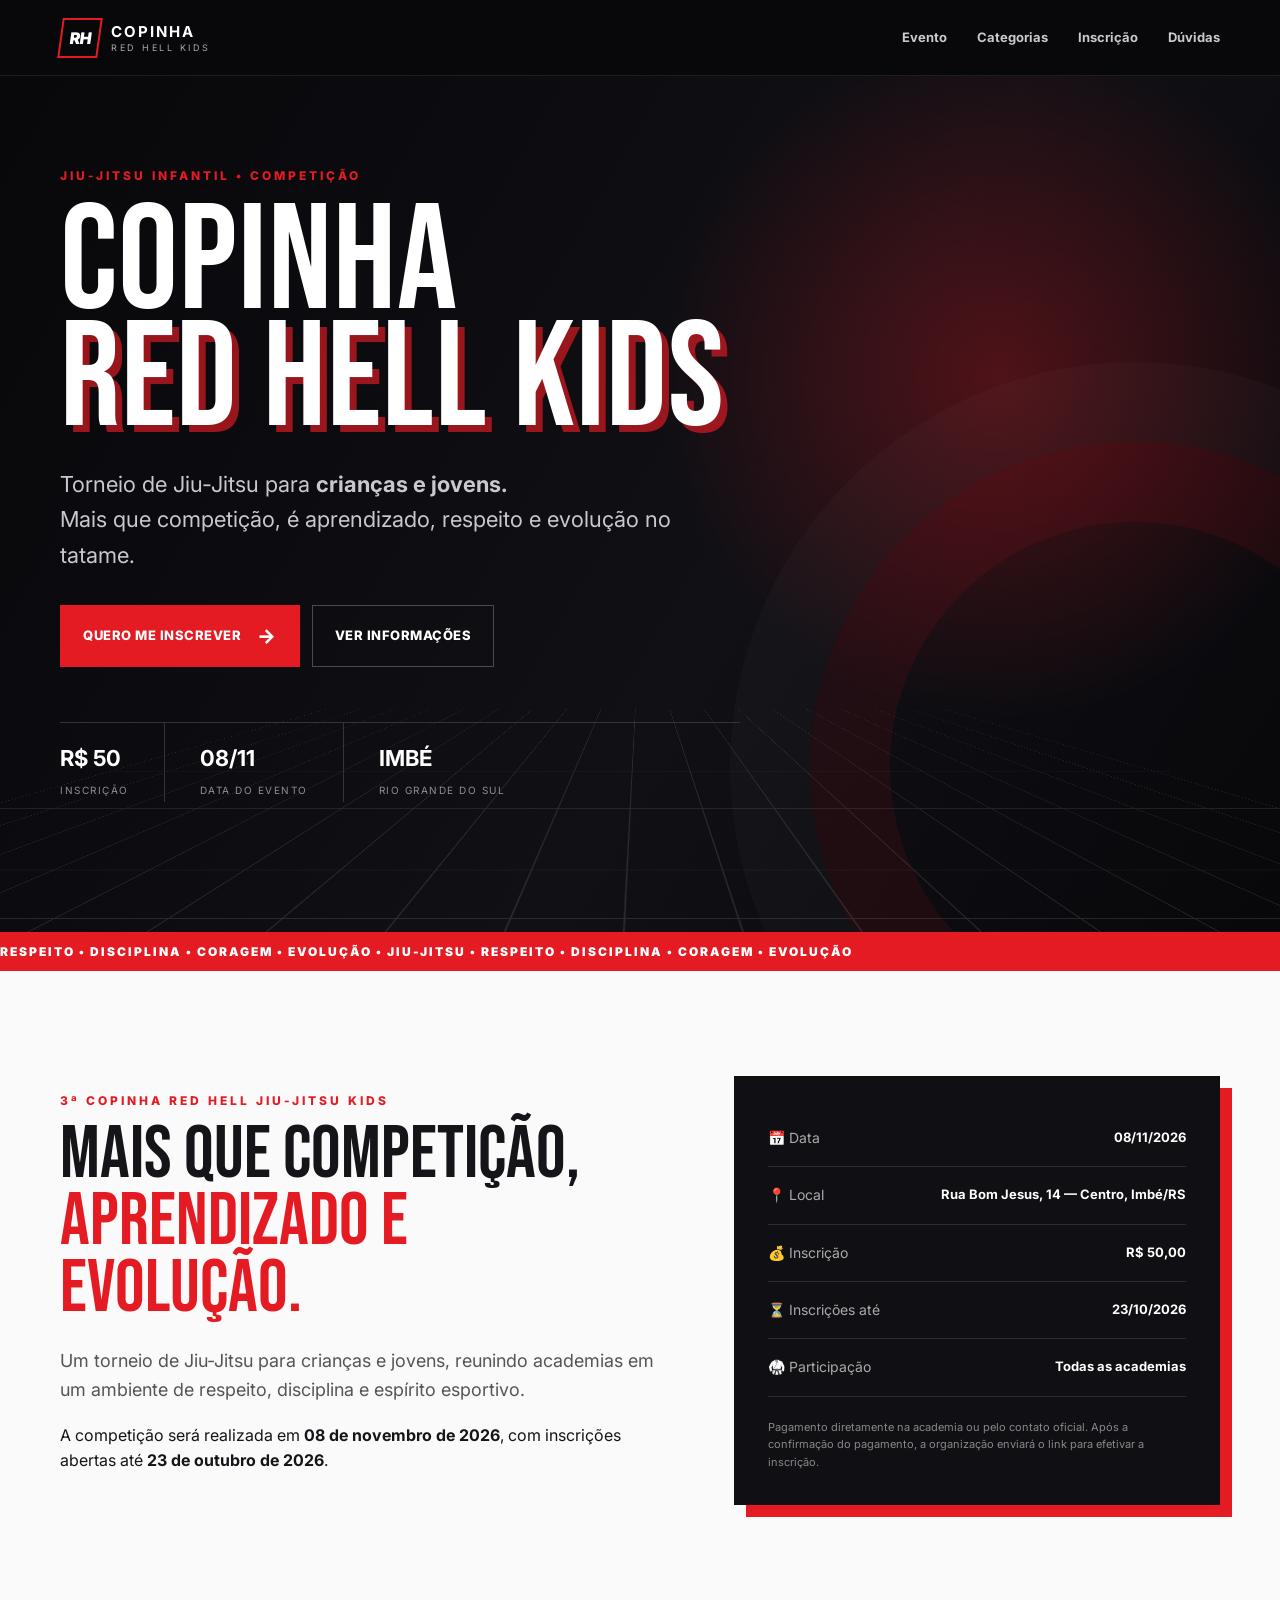
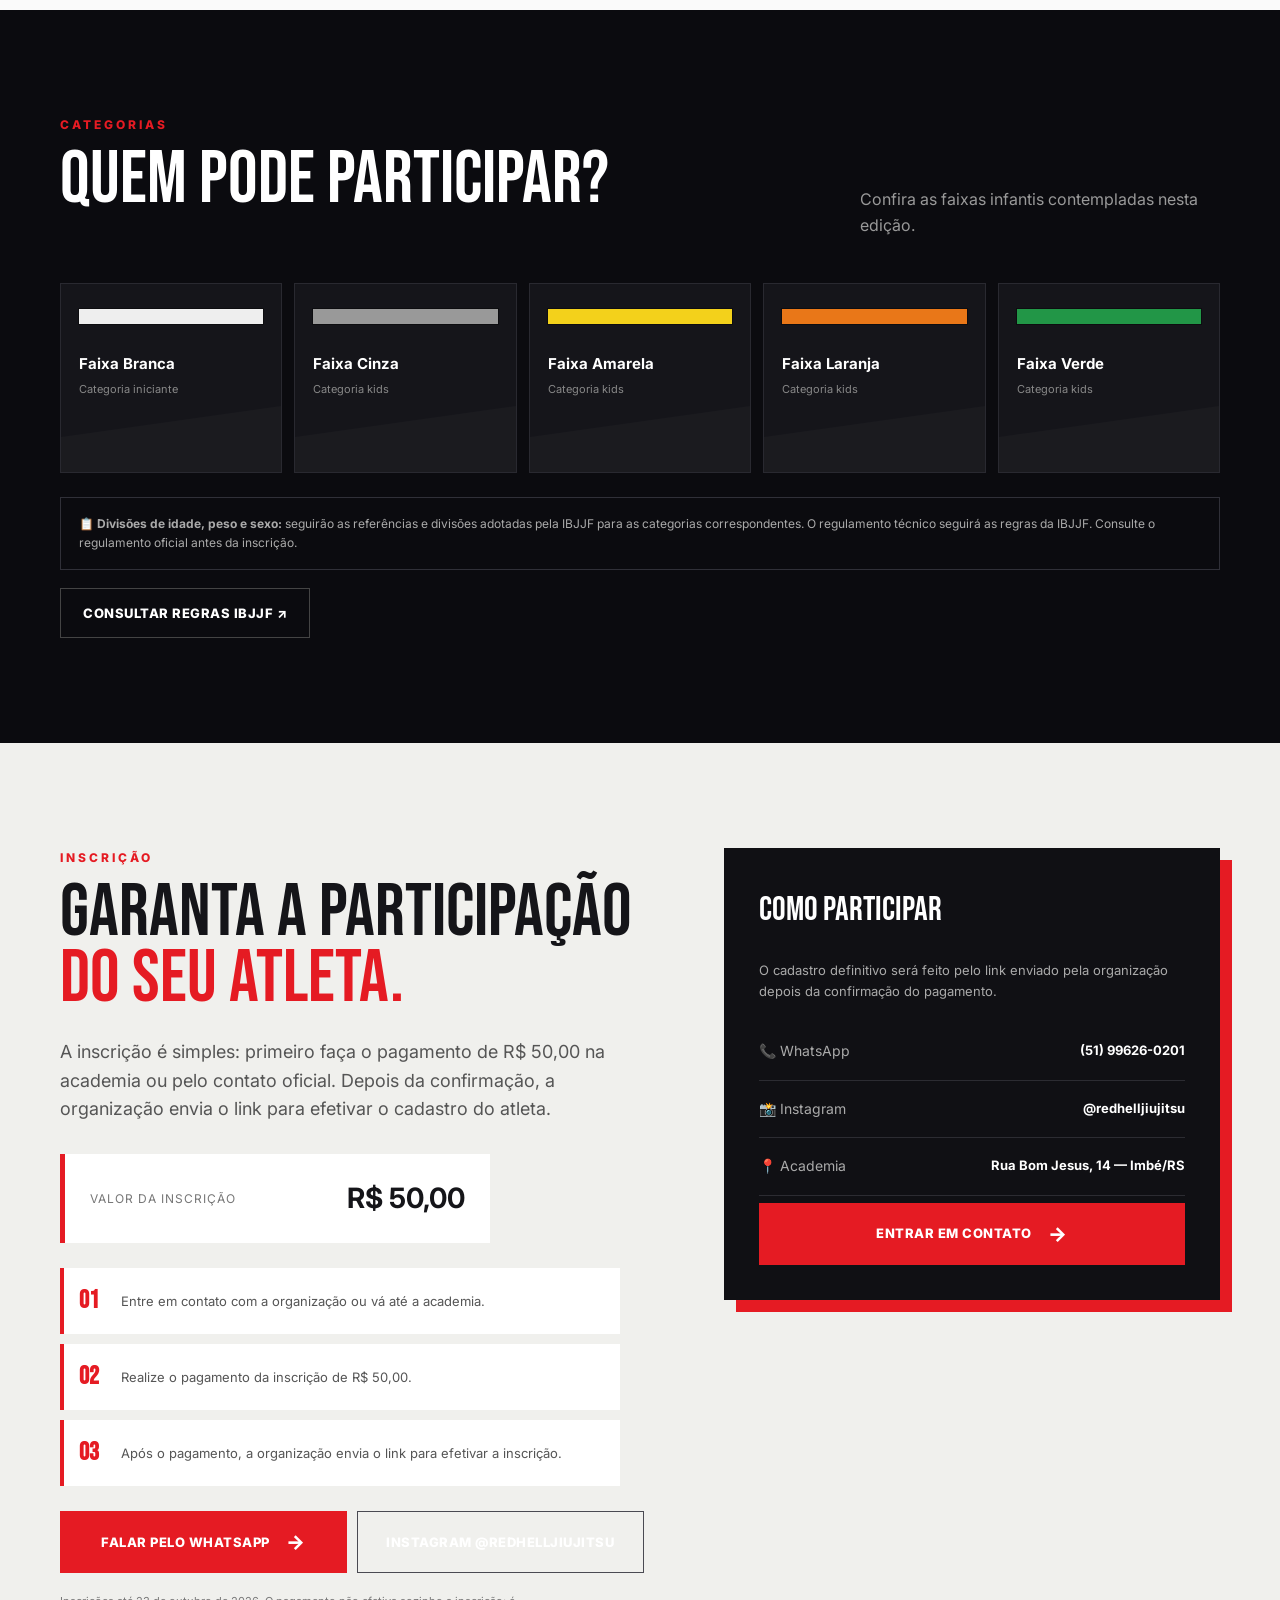
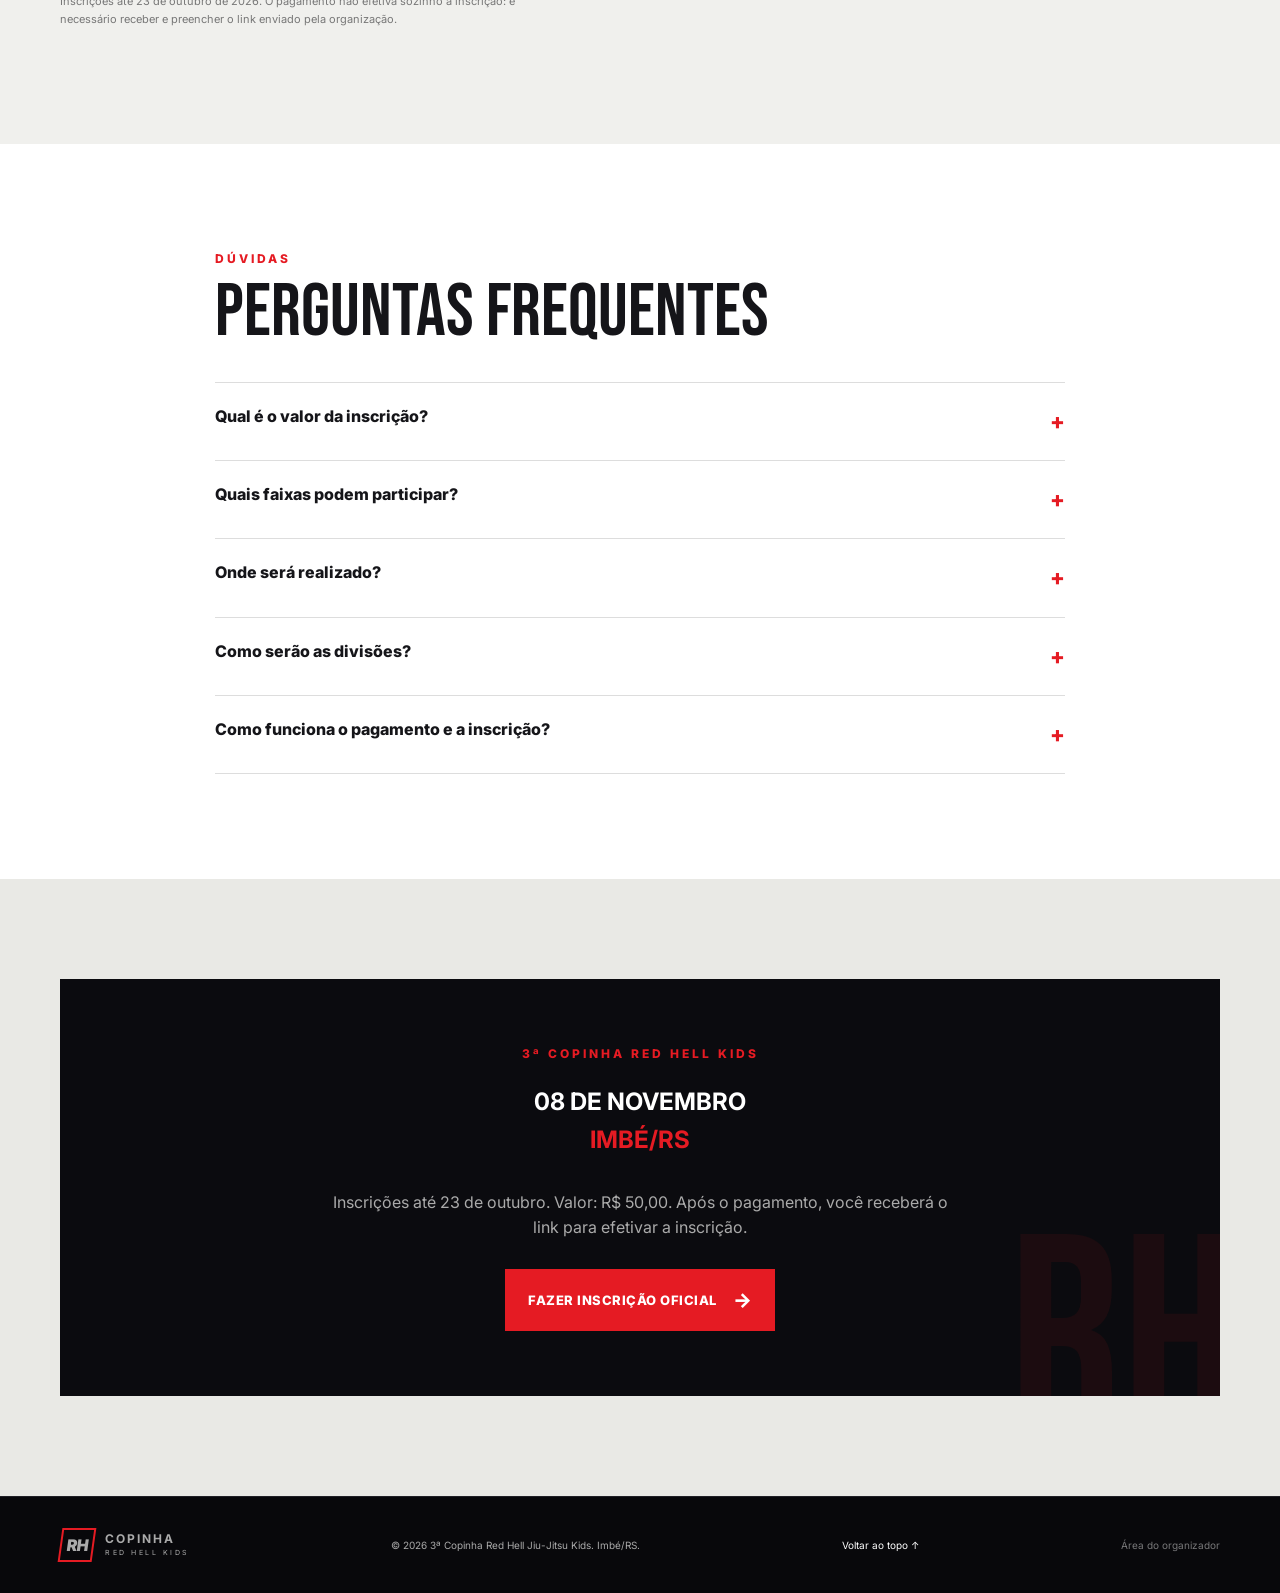
<file: index.html>
<!doctype html>
<html lang="pt-BR">
<head>
  <meta charset="utf-8">
  <meta name="viewport" content="width=device-width, initial-scale=1">
  <meta name="description" content="Copinha Red Hell Kids — mais que competição, aprendizado, respeito e evolução no tatame e na vida.">
  <meta name="theme-color" content="#0b0b0f">
  <meta property="og:title" content="3ª Copinha Red Hell Jiu-Jitsu Kids">
  <meta property="og:description" content="Inscrições oficiais — 08/11/2026 — Imbé/RS">
  <meta property="og:type" content="website">
  <meta property="og:site_name" content="3ª Copinha Red Hell Jiu-Jitsu Kids">
  <meta name="twitter:card" content="summary">
  <meta name="twitter:title" content="3ª Copinha Red Hell Jiu-Jitsu Kids">
  <meta name="twitter:description" content="Inscrições oficiais — 08/11/2026 — Imbé/RS">
  <title>3ª Copinha Red Hell Jiu-Jitsu Kids</title>
  <link rel="preconnect" href="https://fonts.googleapis.com">
  <link rel="preconnect" href="https://fonts.gstatic.com" crossorigin>
  <link href="https://fonts.googleapis.com/css2?family=Bebas+Neue&family=Inter:wght@400;500;600;700;800&display=swap" rel="stylesheet">
  <link rel="stylesheet" href="styles.css?v=20261001-2">
</head>
<body>
  <header class="site-header">
    <a class="brand" href="#inicio" aria-label="Copinha Red Hell Kids">
      <span class="brand-mark">RH</span>
      <span><strong>COPINHA</strong><small>RED HELL KIDS</small></span>
    </a>
    <button class="menu-toggle" aria-label="Abrir menu" aria-expanded="false">☰</button>
    <nav class="nav" aria-label="Navegação principal">
      <a href="#evento">Evento</a>
      <a href="#categorias">Categorias</a>
      <a href="#inscricao">Inscrição</a>
      <a href="#duvidas">Dúvidas</a>
    </nav>
  </header>

  <main id="inicio">
    <section class="hero">
      <div class="hero-grid"></div>
      <div class="container hero-content">
        <div class="eyebrow">JIU-JITSU INFANTIL • COMPETIÇÃO</div>
        <h1>Copinha<br><span>Red Hell Kids</span></h1>
        <p class="hero-text">Torneio de Jiu-Jitsu para <strong>crianças e jovens.</strong><br>Mais que competição, é aprendizado, respeito e evolução no tatame.</p>
        <div class="hero-actions">
          <a class="btn btn-primary" href="./inscricao.html">Quero me inscrever <span>→</span></a>
          <a class="btn btn-ghost" href="#evento">Ver informações</a>
        </div>
        <div class="hero-meta">
          <div><b>R$ 50</b><span>inscrição</span></div><div><b>08/11</b><span>data do evento</span></div><div><b>IMBÉ</b><span>Rio Grande do Sul</span></div>
        </div>
      </div>
      <div class="tatami-lines" aria-hidden="true"></div>
    </section>

    <section class="ticker" aria-label="Mensagem do evento">
      <div>RESPEITO • DISCIPLINA • CORAGEM • EVOLUÇÃO • JIU-JITSU • RESPEITO • DISCIPLINA • CORAGEM • EVOLUÇÃO</div>
    </section>

    <section id="evento" class="section">
      <div class="container two-col">
        <div>
          <span class="section-kicker">3ª COPINHA RED HELL JIU-JITSU KIDS</span>
          <h2>Mais que competição,<br><em>aprendizado e evolução.</em></h2>
          <p class="lead">Um torneio de Jiu-Jitsu para crianças e jovens, reunindo academias em um ambiente de respeito, disciplina e espírito esportivo.</p>
          <p>A competição será realizada em <strong>08 de novembro de 2026</strong>, com inscrições abertas até <strong>23 de outubro de 2026</strong>.</p>
        </div>
        <div class="info-card">
          <div class="info-row"><span>📅 Data</span><strong>08/11/2026</strong></div>
          <div class="info-row"><span>📍 Local</span><strong>Rua Bom Jesus, 14 — Centro, Imbé/RS</strong></div>
          <div class="info-row"><span>💰 Inscrição</span><strong>R$ 50,00</strong></div>
          <div class="info-row"><span>⏳ Inscrições até</span><strong>23/10/2026</strong></div>
          <div class="info-row"><span>🥋 Participação</span><strong>Todas as academias</strong></div>
          <div class="info-note">Pagamento diretamente na academia ou pelo contato oficial. Após a confirmação do pagamento, a organização enviará o link para efetivar a inscrição.</div>
        </div>
      </div>
    </section>

    <section id="categorias" class="section dark-section">
      <div class="container">
        <div class="section-head">
          <div>
            <span class="section-kicker">CATEGORIAS</span>
            <h2>Quem pode participar?</h2>
          </div>
          <p>Confira as faixas infantis contempladas nesta edição.</p>
        </div>
        <div class="belt-grid">
          <article class="belt-card white"><span class="belt"></span><h3>Faixa Branca</h3><p>Categoria iniciante</p></article>
          <article class="belt-card gray"><span class="belt"></span><h3>Faixa Cinza</h3><p>Categoria kids</p></article>
          <article class="belt-card yellow"><span class="belt"></span><h3>Faixa Amarela</h3><p>Categoria kids</p></article>
          <article class="belt-card orange"><span class="belt"></span><h3>Faixa Laranja</h3><p>Categoria kids</p></article>
          <article class="belt-card green"><span class="belt"></span><h3>Faixa Verde</h3><p>Categoria kids</p></article>
        </div>
        <div class="notice">📋 <strong>Divisões de idade, peso e sexo:</strong> seguirão as referências e divisões adotadas pela IBJJF para as categorias correspondentes. O regulamento técnico seguirá as regras da IBJJF. Consulte o regulamento oficial antes da inscrição.</div>
        <div class="rule-link"><a class="btn btn-ghost" href="https://ibjjf.com/books-videos" target="_blank" rel="noopener">Consultar regras IBJJF ↗</a></div>
      </div>
    </section>

    <section id="inscricao" class="section registration">
      <div class="container registration-grid">
        <div>
          <span class="section-kicker">INSCRIÇÃO</span>
          <h2>Garanta a participação<br><em>do seu atleta.</em></h2>
          <p class="lead">A inscrição é simples: primeiro faça o pagamento de R$ 50,00 na academia ou pelo contato oficial. Depois da confirmação, a organização envia o link para efetivar o cadastro do atleta.</p>
          <div class="price-box"><span>Valor da inscrição</span><strong>R$ 50,00</strong></div>
          <div class="steps">
            <div><b>01</b><span>Entre em contato com a organização ou vá até a academia.</span></div>
            <div><b>02</b><span>Realize o pagamento da inscrição de R$ 50,00.</span></div>
            <div><b>03</b><span>Após o pagamento, a organização envia o link para efetivar a inscrição.</span></div>
          </div>
          <div class="contact-buttons">
            <a class="btn btn-primary" href="https://wa.me/5551996260201?text=Ol%C3%A1!%20Quero%20informa%C3%A7%C3%B5es%20sobre%20a%203%C2%AA%20Copinha%20Red%20Hell%20Kids." target="_blank" rel="noopener">Falar pelo WhatsApp <span>→</span></a>
            <a class="btn btn-ghost" href="https://instagram.com/redhelljiujitsu" target="_blank" rel="noopener">Instagram @redhelljiujitsu</a>
          </div>
          <p class="small">Inscrições até 23 de outubro de 2026. O pagamento não efetiva sozinho a inscrição: é necessário receber e preencher o link enviado pela organização.</p>
        </div>

        <div class="registration-form">
          <div class="form-title">Como participar</div>
          <p class="form-help" style="font-size:13px;color:#aaa;margin:0 0 22px">O cadastro definitivo será feito pelo link enviado pela organização depois da confirmação do pagamento.</p>
          <div class="info-row"><span>📞 WhatsApp</span><strong>(51) 99626-0201</strong></div>
          <div class="info-row"><span>📸 Instagram</span><strong>@redhelljiujitsu</strong></div>
          <div class="info-row"><span>📍 Academia</span><strong>Rua Bom Jesus, 14 — Imbé/RS</strong></div>
          <a class="btn btn-primary full" href="https://wa.me/5551996260201?text=Ol%C3%A1!%20Quero%20fazer%20a%20inscri%C3%A7%C3%A3o%20da%203%C2%AA%20Copinha%20Red%20Hell%20Kids." target="_blank" rel="noopener">Entrar em contato <span>→</span></a>
        </div>
      </div>
    </section>

    <section id="duvidas" class="section faq-section">
      <div class="container narrow">
        <span class="section-kicker">DÚVIDAS</span>
        <h2>Perguntas frequentes</h2>
        <div class="faq-list">
          <details><summary>Qual é o valor da inscrição?</summary><p>A inscrição custa <strong>R$ 50,00</strong>.</p></details>
          <details><summary>Quais faixas podem participar?</summary><p>As categorias de faixa são apresentadas conforme as divisões infantis do evento. As divisões específicas serão organizadas de acordo com o regulamento e as categorias correspondentes da IBJJF.</p></details>
          <details><summary>Onde será realizado?</summary><p>Rua Bom Jesus, 14, Centro — Imbé/RS.</p></details>
          <details><summary>Como serão as divisões?</summary><p>As divisões de idade, peso e sexo seguirão as referências da IBJJF para as categorias correspondentes. O regulamento técnico seguirá as regras da IBJJF.</p></details>
          <details><summary>Como funciona o pagamento e a inscrição?</summary><p>O pagamento é feito diretamente na academia ou pelo contato oficial. Depois da confirmação do pagamento, a organização envia o link para efetivar a inscrição. O prazo para inscrição é 23 de outubro de 2026.</p></details>
        </div>
      </div>
    </section>

    <section class="cta-section">
      <div class="container cta">
        <span class="section-kicker">3ª COPINHA RED HELL KIDS</span>
        <h2>08 DE NOVEMBRO<br><em>IMBÉ/RS</em></h2>
        <p style="color:#aaa;max-width:620px;margin:0 auto 28px">Inscrições até 23 de outubro. Valor: R$ 50,00. Após o pagamento, você receberá o link para efetivar a inscrição.</p>
        <a class="btn btn-primary" href="inscricao.html">Fazer inscrição oficial <span>→</span></a>
      </div>
    </section>
  </main>

  <footer class="footer">
    <div class="container footer-inner">
      <div class="brand">
        <span class="brand-mark">RH</span>
        <span><strong>COPINHA</strong><small>RED HELL KIDS</small></span>
      </div>
      <p>© <span id="year"></span> 3ª Copinha Red Hell Jiu-Jitsu Kids. Imbé/RS.</p>
      <a href="#inicio">Voltar ao topo ↑</a><a href="organizador.html" style="opacity:.45">Área do organizador</a>
    </div>
  </footer>

  <script src="script.js?v=20261001-3"></script>
</body>
</html>
</file>
<file: styles.css>
:root{--bg:#08080b;--panel:#111116;--panel2:#17171d;--text:#f6f6f3;--muted:#a9a9af;--red:#e51b23;--red2:#ff3b30;--line:#292930;--max:1160px}
*{box-sizing:border-box}html{scroll-behavior:smooth}body{margin:0;background:#fafafa;color:#151519;font-family:Inter,system-ui,sans-serif;line-height:1.6}a{color:inherit;text-decoration:none}button,input,select{font:inherit}
.container{width:min(calc(100% - 40px),var(--max));margin:auto}.site-header{height:76px;background:#08080b;color:#fff;display:flex;align-items:center;justify-content:space-between;padding:0 max(20px,calc((100% - 1160px)/2));position:sticky;top:0;z-index:20;border-bottom:1px solid #1d1d22}.brand{display:flex;align-items:center;gap:11px;line-height:1}.brand-mark{width:40px;height:40px;border:2px solid var(--red);display:grid;place-items:center;font-weight:900;letter-spacing:-1px;transform:skew(-8deg)}.brand strong,.brand small{display:block}.brand strong{font-size:15px;letter-spacing:2px}.brand small{font-size:9px;letter-spacing:2.5px;color:#aaa;margin-top:4px}.nav{display:flex;gap:30px;font-size:13px;font-weight:700}.nav a{color:#c9c9ce;transition:.2s}.nav a:hover{color:#fff}.menu-toggle{display:none;background:none;border:0;color:#fff;font-size:25px}
.hero{position:relative;overflow:hidden;background:radial-gradient(circle at 78% 35%,rgba(229,27,35,.3),transparent 30%),linear-gradient(120deg,#08080b 0%,#101015 58%,#08080b 100%);color:#fff;min-height:690px;display:flex;align-items:center}.hero-grid{pointer-events:none;position:absolute;inset:0;opacity:.12;background-image:linear-gradient(#fff 1px,transparent 1px),linear-gradient(90deg,#fff 1px,transparent 1px);background-size:70px 70px;transform:perspective(500px) rotateX(58deg) scale(1.7);transform-origin:bottom center}.hero-content{position:relative;z-index:2;padding:90px 0 130px}.eyebrow,.section-kicker{font-size:12px;font-weight:800;letter-spacing:3px;color:var(--red);display:block}.hero h1{font-family:"Bebas Neue",Impact,sans-serif;font-size:clamp(76px,12vw,150px);font-weight:400;line-height:.78;letter-spacing:1px;margin:20px 0 28px;text-transform:uppercase}.hero h1 span{color:#fff;text-shadow:7px 7px 0 rgba(229,27,35,.65)}.hero-text{font-size:clamp(17px,2vw,22px);color:#c8c8cd;max-width:620px}.hero-actions{position:relative;z-index:3;display:flex;gap:12px;margin:32px 0 55px;flex-wrap:wrap}.btn{position:relative;z-index:4;pointer-events:auto;display:inline-flex;align-items:center;justify-content:center;gap:16px;padding:14px 22px;border:1px solid transparent;font-weight:800;font-size:13px;text-transform:uppercase;letter-spacing:.5px;cursor:pointer;transition:.2s}.btn span{font-size:20px}.btn-primary{background:var(--red);color:#fff}.btn-primary:hover{background:#ff2932;transform:translateY(-2px)}.btn-ghost{border-color:#4a4a52;color:#fff}.btn-ghost:hover{border-color:#fff}.hero-meta{display:flex;gap:0;border-top:1px solid #33343a;width:min(680px,100%)}.hero-meta div{padding:18px 35px 0 0;margin-right:35px;border-right:1px solid #33343a}.hero-meta div:last-child{border:0}.hero-meta b{display:block;font-size:22px}.hero-meta span{font-size:10px;text-transform:uppercase;color:#8e8e95;letter-spacing:1.5px}.tatami-lines{pointer-events:none;position:absolute;right:-180px;bottom:-160px;width:650px;height:650px;border:80px solid rgba(229,27,35,.09);border-radius:50%;box-shadow:0 0 0 80px rgba(255,255,255,.025)}
.ticker{background:var(--red);color:#fff;overflow:hidden;white-space:nowrap;font-size:12px;font-weight:900;letter-spacing:2px;padding:10px 0}.ticker div{display:inline-block;animation:marquee 22s linear infinite}@keyframes marquee{to{transform:translateX(-30%)}}
.section{padding:105px 0}.two-col{display:grid;grid-template-columns:1.1fr .9fr;gap:80px;align-items:center}.section h2{font-family:"Bebas Neue",Impact,sans-serif;font-size:clamp(48px,6vw,74px);line-height:.9;font-weight:400;text-transform:uppercase;margin:12px 0 25px}.section h2 em,.cta h2 em{font-style:normal;color:var(--red)}.lead{font-size:18px;color:#555;max-width:650px}.info-card{background:#101014;color:#fff;padding:34px;box-shadow:12px 12px 0 var(--red)}.info-row{display:flex;justify-content:space-between;gap:20px;padding:17px 0;border-bottom:1px solid #2c2c32;font-size:14px}.info-row span{color:#aaa}.info-row strong{font-size:13px}.info-note{color:#888;font-size:11px;margin-top:22px}
.dark-section{background:#0b0b0f;color:#fff}.section-head{display:flex;justify-content:space-between;gap:40px;align-items:end;margin-bottom:45px}.section-head p{color:#999;max-width:360px;margin:0}.belt-grid{display:grid;grid-template-columns:repeat(5,1fr);gap:12px}.belt-card{background:#15151a;padding:25px 18px;border:1px solid #292930;min-height:190px;position:relative;overflow:hidden}.belt-card:after{content:"";position:absolute;inset:auto -30px -50px;height:100px;background:rgba(255,255,255,.025);transform:rotate(-8deg)}.belt{display:block;width:100%;height:15px;margin-bottom:28px;background:#eee;box-shadow:0 0 0 1px rgba(0,0,0,.4)}.gray .belt{background:#999}.yellow .belt{background:#f3d11b}.orange .belt{background:#e97718}.green .belt{background:#229647}.belt-card h3{font-size:15px;margin:0 0 5px}.belt-card p{font-size:11px;color:#888;margin:0}.notice{margin-top:24px;padding:16px 18px;border:1px solid #303038;color:#aaa;font-size:12px}
.registration{background:#f0f0ed}.registration .lead{max-width:620px}.registration-grid{display:grid;grid-template-columns:1fr .85fr;gap:80px;align-items:start}.price-box{display:flex;align-items:center;justify-content:space-between;max-width:430px;background:#fff;padding:22px 25px;border-left:5px solid var(--red);margin:30px 0 15px}.price-box span{font-size:12px;text-transform:uppercase;letter-spacing:1px;color:#777}.price-box strong{font-size:28px}.small{font-size:11px;color:#777;max-width:500px}.steps{display:grid;gap:10px;max-width:560px;margin:25px 0}.steps>div{display:flex;align-items:center;gap:14px;padding:13px 15px;background:#fff;border-left:4px solid var(--red)}.steps b{font-family:"Bebas Neue",Impact,sans-serif;font-size:25px;color:var(--red);min-width:28px}.steps span{font-size:13px;color:#555}.contact-buttons{display:flex;gap:10px;flex-wrap:wrap;margin:20px 0}.contact-buttons .btn{flex:1;min-width:190px}.rule-link{margin-top:18px}.rule-link .btn{border-color:#444}.registration-form{background:#101014;color:#fff;padding:35px;box-shadow:12px 12px 0 var(--red)}.form-title{font-family:"Bebas Neue",Impact,sans-serif;font-size:34px;text-transform:uppercase;margin-bottom:22px}.registration-form label{display:block;font-size:11px;font-weight:700;color:#aaa;text-transform:uppercase;letter-spacing:1px;margin-bottom:15px}.registration-form input,.registration-form select{width:100%;margin-top:7px;padding:13px 14px;border:1px solid #33343b;background:#19191f;color:#fff;outline:none;border-radius:0}.registration-form input:focus,.registration-form select:focus{border-color:var(--red)}.form-row{display:grid;grid-template-columns:1fr 1fr;gap:12px}.full{width:100%;margin-top:7px}.form-help{font-size:10px;color:#777;margin:13px 0 0}.form-message{display:none;margin-top:15px;padding:12px;background:#202025;color:#ddd;font-size:12px}.form-message.show{display:block}
.faq-section{background:#fff}.narrow{max-width:850px}.faq-list{margin-top:35px;border-top:1px solid #ddd}.faq-list details{border-bottom:1px solid #ddd;padding:0}.faq-list summary{list-style:none;cursor:pointer;padding:21px 0;font-weight:800;display:flex;justify-content:space-between}.faq-list summary:after{content:"+";color:var(--red);font-size:22px}.faq-list details[open] summary:after{content:"−"}.faq-list p{color:#666;font-size:14px;padding:0 35px 22px 0;margin:0}
.cta-section{background:#e9e9e5;padding:100px 0}.cta{background:#0b0b0f;color:#fff;padding:65px 55px;text-align:center;position:relative;overflow:hidden}.cta:before{content:"RH";position:absolute;right:-20px;bottom:-90px;font:300 280px/1 "Bebas Neue";color:rgba(229,27,35,.08)}.cta>*{position:relative}.cta h2{margin-bottom:30px}
.footer{background:#08080b;color:#aaa;padding:30px 0;border-top:1px solid #202026}.footer-inner{display:flex;align-items:center;justify-content:space-between;gap:20px}.footer p,.footer a{font-size:10px}.footer a{color:#fff}.footer .brand-mark{width:34px;height:34px}.footer .brand strong{font-size:12px}.footer .brand small{font-size:7px}
@media(max-width:850px){.nav{display:none;position:absolute;top:76px;left:0;right:0;background:#08080b;padding:20px;flex-direction:column;gap:18px;border-bottom:1px solid #222}.nav.open{display:flex}.menu-toggle{display:block}.hero{min-height:620px}.hero-content{padding:75px 0 100px}.hero-meta div{padding-right:15px;margin-right:15px}.two-col,.registration-grid{grid-template-columns:1fr;gap:45px}.belt-grid{grid-template-columns:repeat(2,1fr)}.section{padding:75px 0}.section-head{display:block}.section-head p{margin-top:15px}.footer-inner{flex-direction:column;align-items:flex-start}}
@media(max-width:500px){.container{width:min(calc(100% - 28px),var(--max))}.hero h1{font-size:75px}.hero-actions .btn{width:100%}.hero-meta{display:grid;grid-template-columns:repeat(3,1fr)}.hero-meta div{margin:0;padding-right:8px}.hero-meta b{font-size:17px}.hero-meta span{font-size:8px}.belt-grid{grid-template-columns:1fr}.registration-form{padding:23px}.form-row{grid-template-columns:1fr}.cta{padding:50px 20px}.info-card{box-shadow:7px 7px 0 var(--red)}}
</file>
